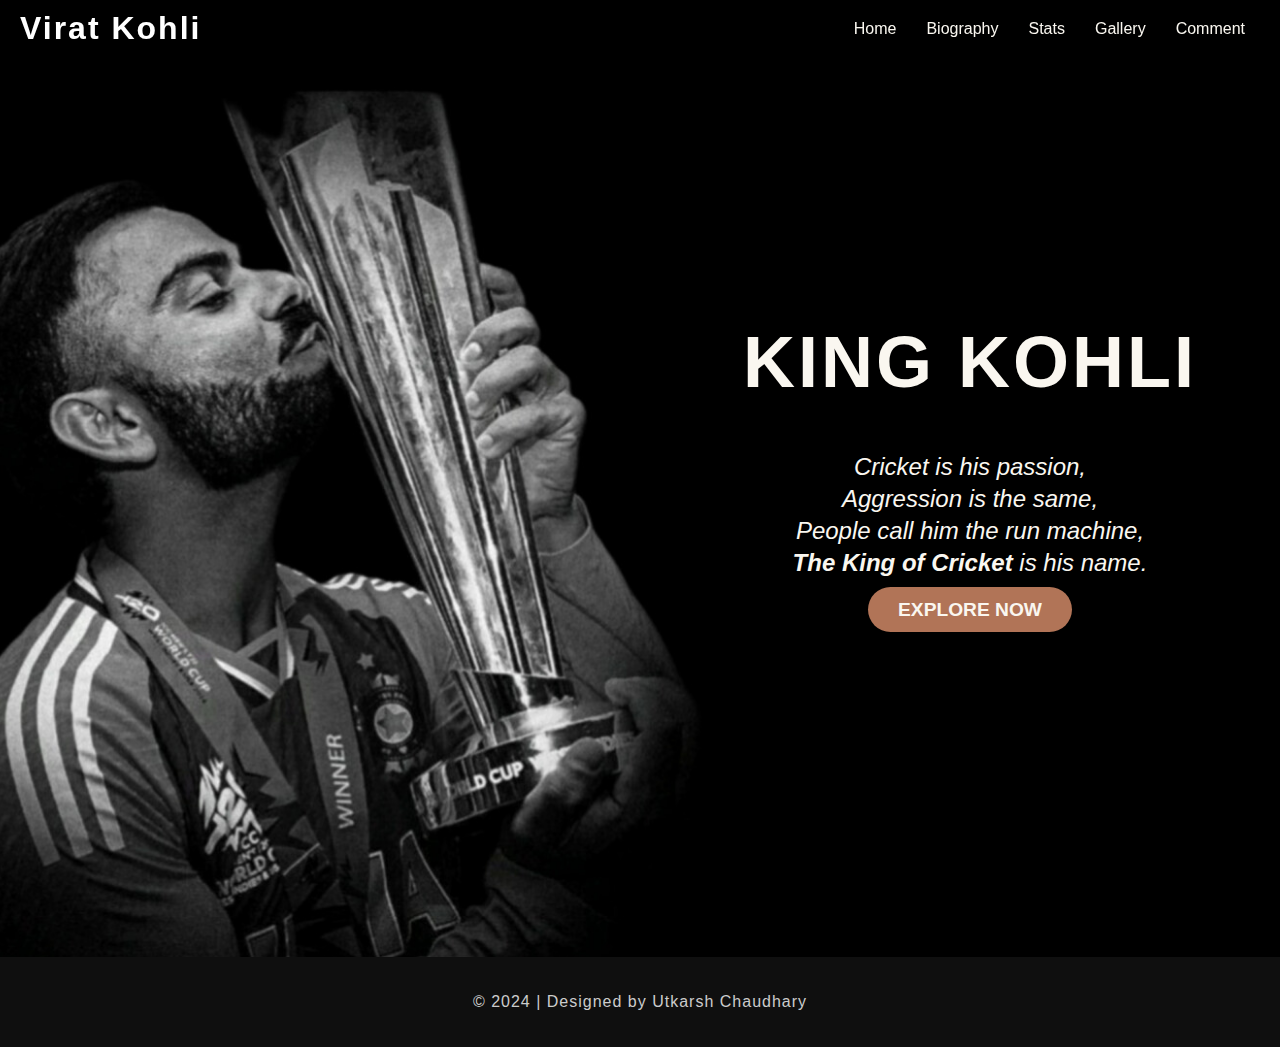
<file: index.html>
<!DOCTYPE html>
<html lang="en">
<head>
  <meta charset="UTF-8">
  <meta name="viewport" content="width=device-width, initial-scale=1.0">
  <title>Virat Kohli - The Run Machine</title>
  <link rel="stylesheet" href="css/Styles.css">
</head>
<body>
  <header class="navbar">
    <div class="logo">Virat Kohli</div>
    <nav>
      <ul>
        <li><a href="index.html">Home</a></li>
        <li><a href="Virat.html">Biography</a></li>
        <li><a href="stats.html">Stats</a></li>
        <li><a href="gallery.html">Gallery</a></li>
        <li><a href="comment.html">Comment</a></li>
      </ul>
    </nav>
  </header>

  <section id="home" class="hero-section">
    <div class="hero-overlay">
      <div class="hero-content">
        <h1>King Kohli</h1>
        <p class="hero-subtitle">
          Cricket is his passion,<br>
          Aggression is the same,<br>
          People call him the run machine,<br>
          <strong>The King of Cricket</strong> is his name.
        </p>
        <a class="explore-btn" href="Virat.html">Explore Now</a>
      </div>
    </div>
  </section>

  <footer>
    <p>&copy; 2024 | Designed by Utkarsh Chaudhary</p>
  </footer>
</body>
</html>
</file>
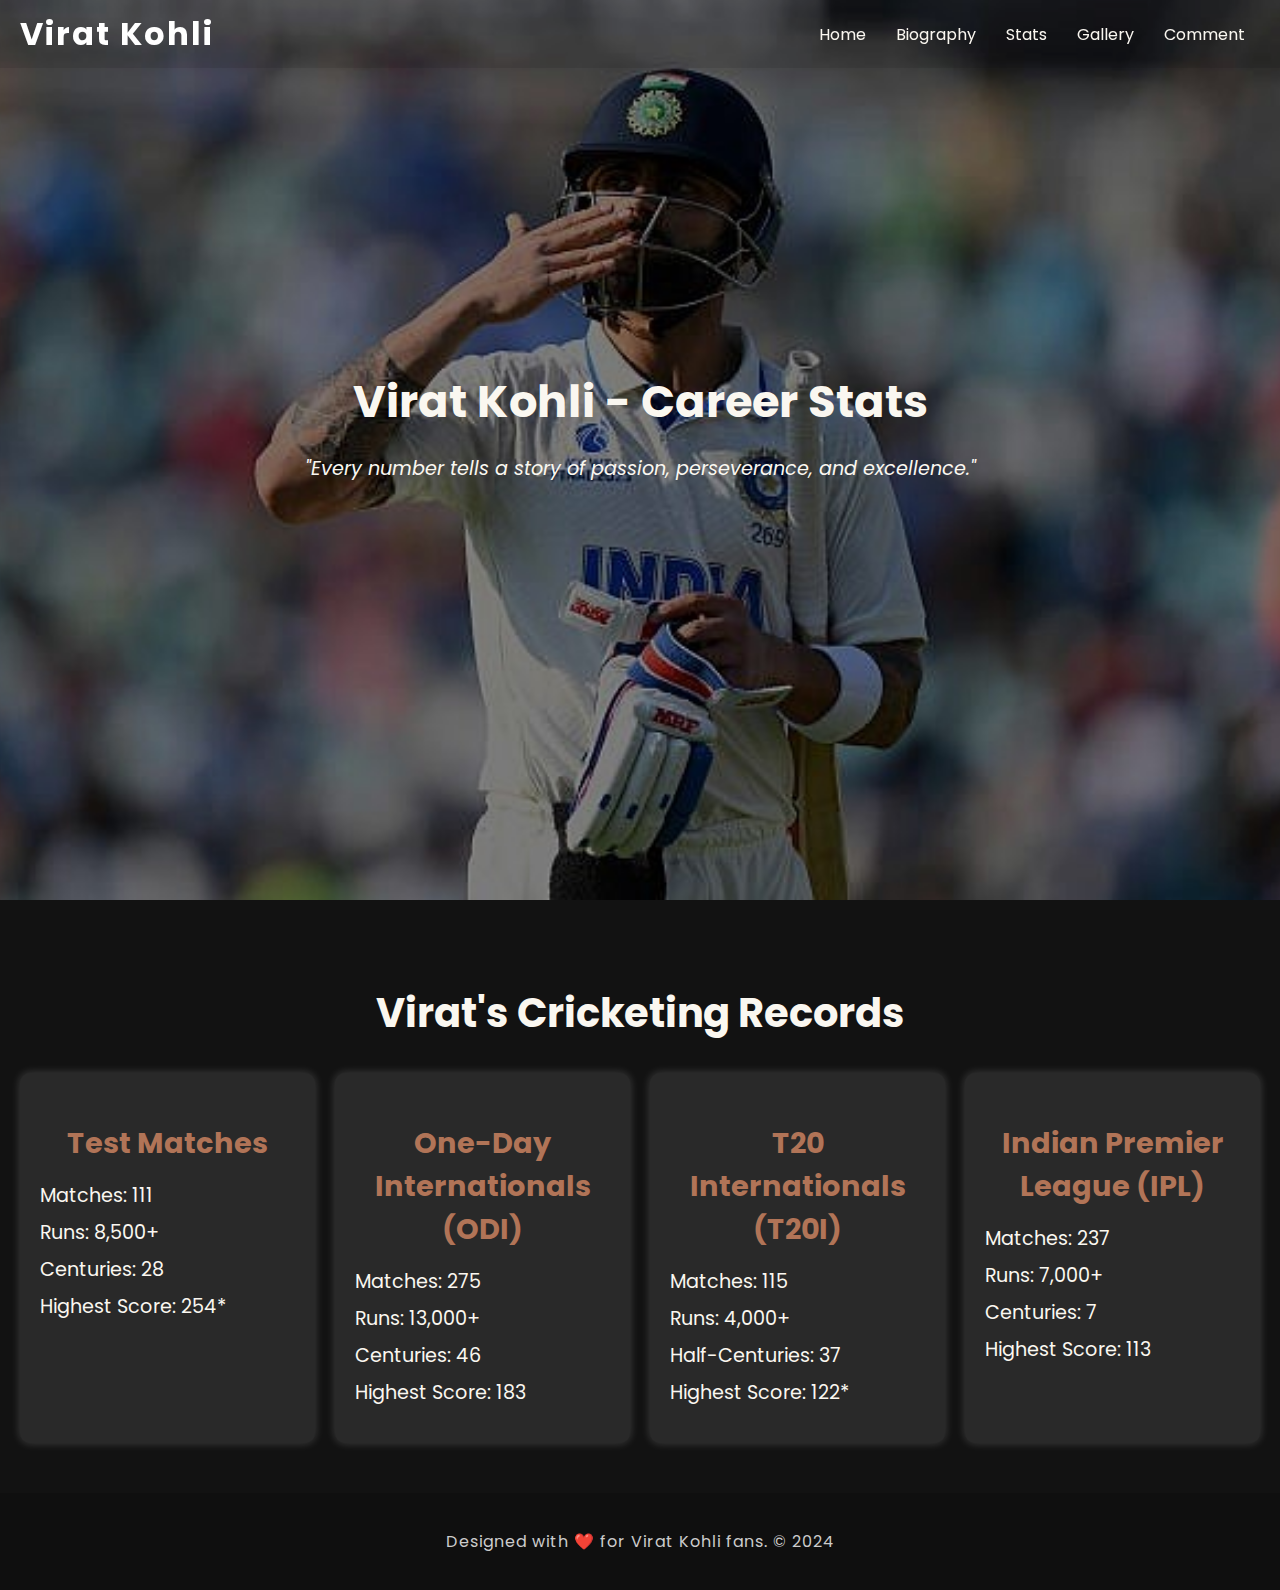
<file: stats.html>
<!DOCTYPE html>
<html lang="en">
<head>
  <meta charset="UTF-8">
  <meta name="viewport" content="width=device-width, initial-scale=1.0">
  <title>Virat Kohli - Stats</title>
  <link rel="stylesheet" href="css/stats.css">
  <link href="https://fonts.googleapis.com/css2?family=Poppins:wght@300;400;600;700&display=swap" rel="stylesheet">
</head>
<body>
  <header class="hero">
    <header class="navbar">
      <div class="logo">Virat Kohli</div>
      <nav>
        <ul>
          <li><a href="index.html">Home</a></li>
          <li><a href="Virat.html">Biography</a></li>
          <li><a href="stats.html">Stats</a></li>
          <li><a href="gallery.html">Gallery</a></li>
          <li><a href="comment.html">Comment</a></li>
        </ul>
      </nav>
    </header>
    <div class="hero-content">
      <h1>Virat Kohli - Career Stats</h1>
      <p>"Every number tells a story of passion, perseverance, and excellence."</p>
    </div>
  </header>

  <section class="stats-section">
    <h2>Virat's Cricketing Records</h2>
    <div class="stats-grid">
      <!-- Test Stats -->
      <div class="stat-card">
        <h3>Test Matches</h3>
        <ul>
          <li>Matches: 111</li>
          <li>Runs: 8,500+</li>
          <li>Centuries: 28</li>
          <li>Highest Score: 254*</li>
        </ul>
      </div>

      <!-- ODI Stats -->
      <div class="stat-card">
        <h3>One-Day Internationals (ODI)</h3>
        <ul>
          <li>Matches: 275</li>
          <li>Runs: 13,000+</li>
          <li>Centuries: 46</li>
          <li>Highest Score: 183</li>
        </ul>
      </div>

      <!-- T20I Stats -->
      <div class="stat-card">
        <h3>T20 Internationals (T20I)</h3>
        <ul>
          <li>Matches: 115</li>
          <li>Runs: 4,000+</li>
          <li>Half-Centuries: 37</li>
          <li>Highest Score: 122*</li>
        </ul>
      </div>

      <!-- IPL Stats -->
      <div class="stat-card">
        <h3>Indian Premier League (IPL)</h3>
        <ul>
          <li>Matches: 237</li>
          <li>Runs: 7,000+</li>
          <li>Centuries: 7</li>
          <li>Highest Score: 113</li>
        </ul>
      </div>
    </div>
  </section>

  <footer>
    <p>Designed with ❤️ for Virat Kohli fans. &copy; 2024</p>
  </footer>
</body>
</html>
</file>
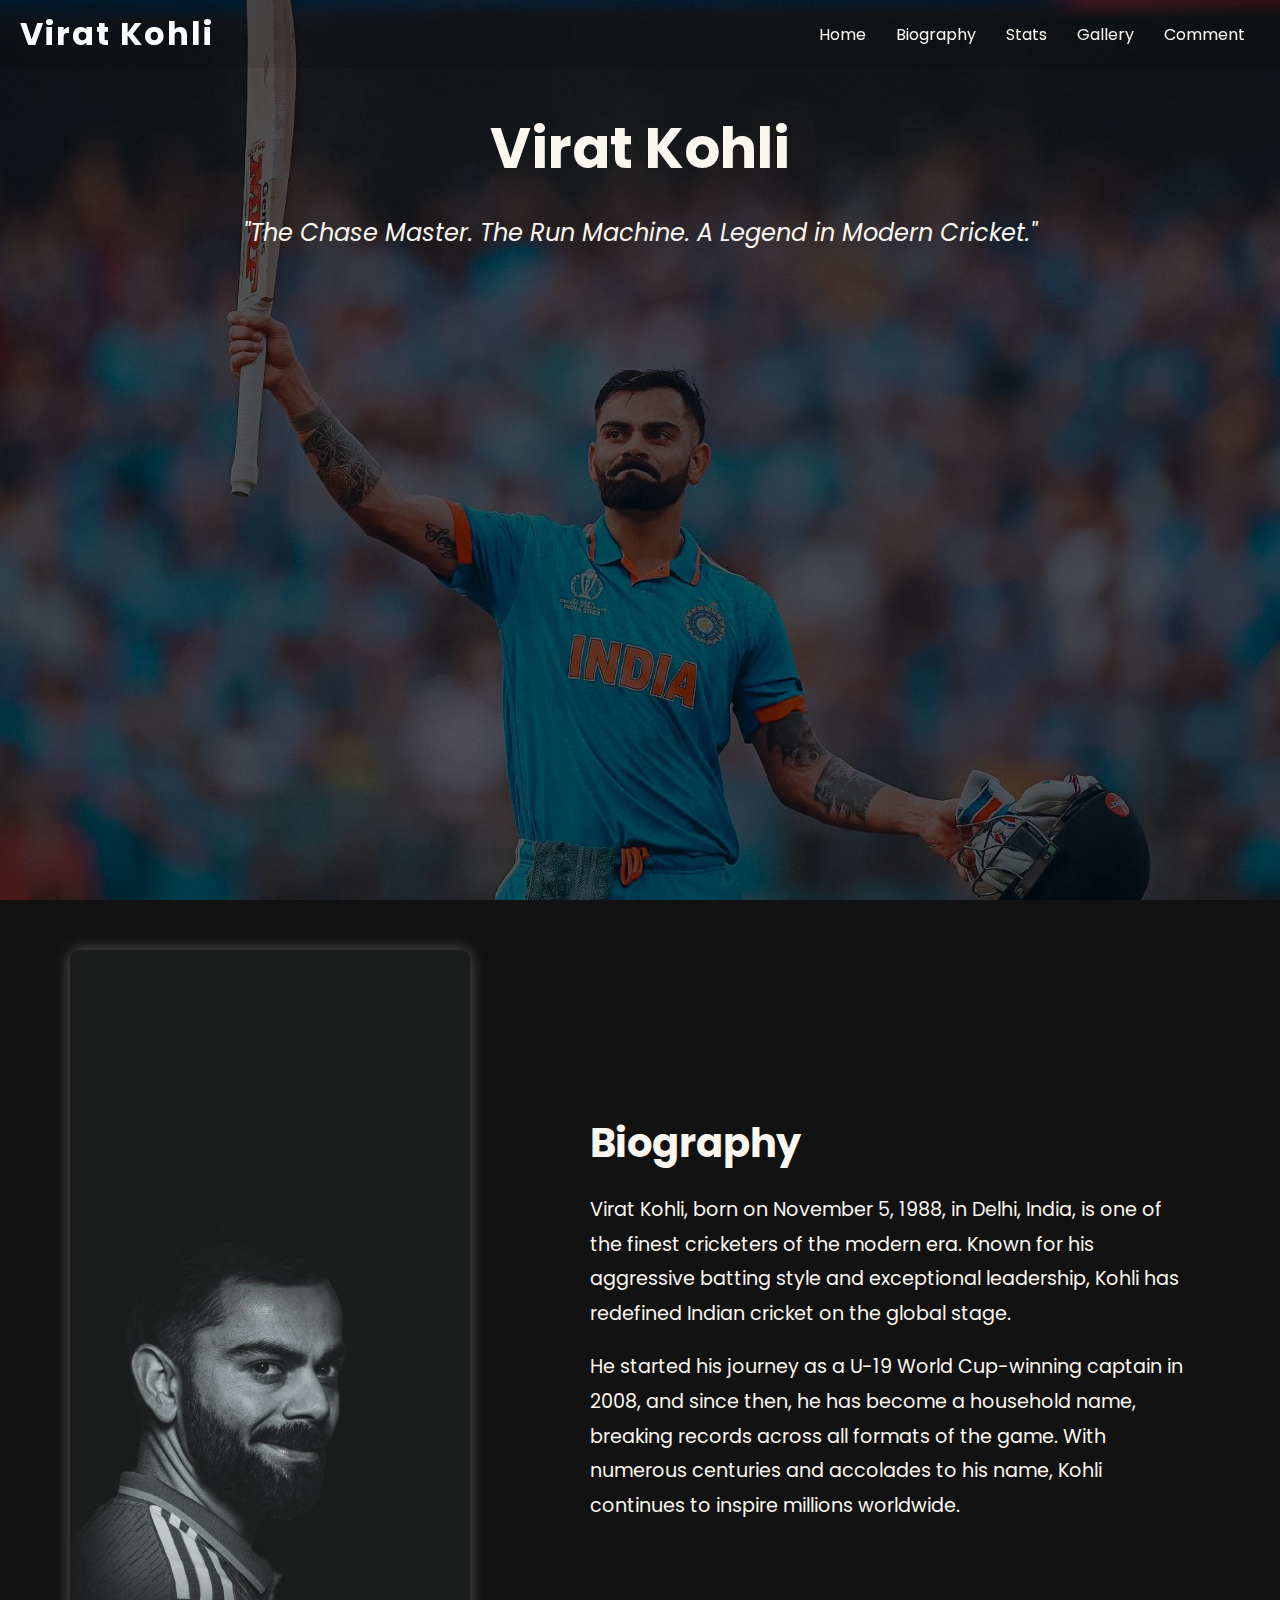
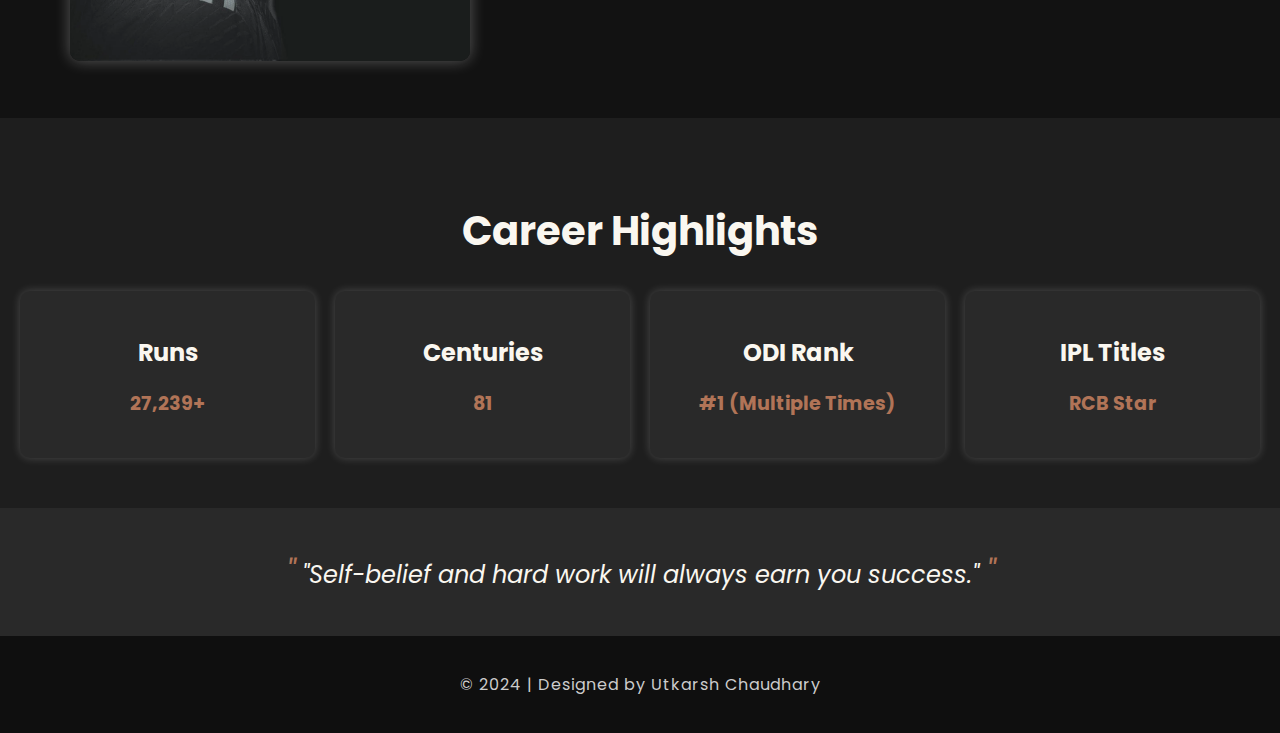
<file: Virat.html>
<!DOCTYPE html>
<html lang="en">

<head>
  <meta charset="UTF-8">
  <meta name="viewport" content="width=device-width, initial-scale=1.0">
  <title>Virat Kohli - Biography</title>
  <!-- <link rel="stylesheet" href="css/styles.css"> -->
  <link rel="stylesheet" href="css/virat.css">
  <link href="https://fonts.googleapis.com/css2?family=Poppins:wght@300;400;600;700&display=swap" rel="stylesheet">
</head>

<body>

  <header class="hero">
    <header class="navbar">
      <div class="logo">Virat Kohli</div>
      <nav>
        <ul>
          <li><a href="index.html">Home</a></li>
          <li><a href="Virat.html">Biography</a></li>
          <li><a href="stats.html">Stats</a></li>
          <li><a href="gallery.html">Gallery</a></li>
          <li><a href="comment.html">Comment</a></li>
        </ul>
      </nav>
    </header>
    <div class="hero-overlay"></div>
    <div class="hero-content">
      <h1>Virat Kohli</h1>
      <p>"The Chase Master. The Run Machine. A Legend in Modern Cricket."</p>
    </div>
  </header>

  <section class="bio-section">
    <div class="bio-image">
      <img src="img/virat-kohli.webp" alt="Virat Kohli">
    </div>
    <div class="bio-content">
      <h2>Biography</h2>
      <p>
        Virat Kohli, born on November 5, 1988, in Delhi, India, is one of the finest cricketers of the modern era. Known
        for his aggressive batting style and exceptional leadership, Kohli has redefined Indian cricket on the global
        stage.
      </p>
      <p>
        He started his journey as a U-19 World Cup-winning captain in 2008, and since then, he has become a household
        name, breaking records across all formats of the game. With numerous centuries and accolades to his name, Kohli
        continues to inspire millions worldwide.
      </p>
    </div>
  </section>

  <section class="stats-section">
    <h2>Career Highlights</h2>
    <div class="stats-grid">
      <div class="stat-card">
        <h3>Runs</h3>
        <p>27,239+</p>
      </div>
      <div class="stat-card">
        <h3>Centuries</h3>
        <p>81</p>
      </div>
      <div class="stat-card">
        <h3>ODI Rank</h3>
        <p>#1 (Multiple Times)</p>
      </div>
      <div class="stat-card">
        <h3>IPL Titles</h3>
        <p>RCB Star</p>
      </div>
    </div>
  </section>

  <section class="quote-section">
    <blockquote>
      "Self-belief and hard work will always earn you success."
    </blockquote>
  </section>

  <footer>
    <p>&copy; 2024 | Designed by Utkarsh Chaudhary</p>
  </footer>
</body>

</html>
</file>
<file: css/Styles.css>
/* General Reset */
body {
  
  background: rgba(0, 0, 0, 0.7);
  margin: 0;
  padding: 0;
  font-family: 'Poppins', sans-serif;
  background: url('../img/Hero-image.jpg') no-repeat center center/cover; /* Set background to body */
  background-size: cover;
  color: #FAF7F0;
  overflow-x: hidden;
}

/* Navbar */
.navbar {
  display: flex;
  justify-content: space-between;
  align-items: center;
  padding: 10px 20px;
  background: rgba(0, 0, 0, 0.091);
  /* background:rgb(35, 35, 35); */
  position: sticky;
  top: 0;
  z-index: 1000;
}
.navbar .logo {
  font-size: 2rem;
  font-weight: 700;
  letter-spacing: 2px;
  color: #ffff;
}

.navbar ul {
  list-style: none;
  display: flex;
  margin: 0;
  padding: 0;
}

.navbar ul li {
  margin: 0 15px;
}

.navbar ul li a {
  text-decoration: none;
  color: #FAF7F0;
  font-size: 1rem;
  transition: color 0.3s ease;
}

.navbar ul li a:hover {
  color: #B17457;
  text-shadow: 0 0 10px #B17457;
}

/* Hero Section */
.hero-section {
  height: 100vh;
  display: flex;
  align-items: center;
  justify-content: center;
  position: relative;
  left: 330px; /* Shift the hero section 100px to the right */
  padding-right:0px;
}

.hero-overlay {
  position: absolute;
  top: 0;
  left: 0;
  width: 100%;
  height: 100%;
  display: flex;
  align-items: center;
  justify-content: center;
}

.hero-content {
  text-align: center;
  z-index: 2;
  max-width: 800px;
  color: #FAF7F0;
  padding-bottom: 120px;
}

.hero-content h1 {
  font-size: 4.5rem;
  font-weight: 900;
  letter-spacing: 3px;
  color: #FAF7F0;
  text-transform: uppercase;
}

.hero-content .hero-subtitle {
  font-size: 1.5rem;
  font-style: italic;
  margin: 20px 0;
  line-height: 2rem;
}

.explore-btn {
  background: #B17457;
  color: #FAF7F0;
  border: none;
  padding: 12px 30px;
  font-size: 1.2rem;
  font-weight: bold;
  text-transform: uppercase;
  border-radius: 30px;
  cursor: pointer;
  transition: background-color 0.3s, transform 0.2s;
  text-decoration:none;
}

.explore-btn:hover {
  background: #FAF7F0;
  color: #B17457;
  transform: scale(1.1);
}

/* Footer */
footer {
  text-align: center;
  padding: 20px;
  background: #0f0f0f;
  font-size: 1rem;
  color: #cccccc;
  letter-spacing: 1px;
}
</file>
<file: css/stats.css>
/* General Reset */
body {
  margin: 0;
  padding: 0;
  font-family: 'Poppins', sans-serif;
  background-color: #121212;
  color: #FAF7F0;
}

/* Navbar (Already Provided) */
.navbar {
  display: flex;
  justify-content: space-between;
  align-items: center;
  padding: 10px 20px;
  background: rgba(0, 0, 0, 0.091);
  position: sticky;
  top: 0;
  z-index: 1000;
}

.navbar .logo {
  font-size: 2rem;
  font-weight: 700;
  letter-spacing: 2px;
  color: #ffff;
}

.navbar ul {
  list-style: none;
  display: flex;
  margin: 0;
  padding: 0;
}

.navbar ul li {
  margin: 0 15px;
}

.navbar ul li a {
  text-decoration: none;
  color: #FAF7F0;
  font-size: 1rem;
  transition: color 0.3s ease;
}

.navbar ul li a:hover {
  color: #B17457;
  text-shadow: 0 0 10px #B17457;
}

/* Hero Section */
.hero {
  height: 100vh;
  background: url('../img/stats-bg.jpg') no-repeat center center/cover;
  position: relative;
  /* display: flex; */
  align-items: center;
  justify-content: center;
  text-align: center;
}

.hero-content {
  position: relative;
  z-index: 2;
  color: #FAF7F0;
  margin-top: 300px;
}

.hero-content h1 {
  font-size: 2.8rem;
  font-weight: 700;
  margin-bottom: 10px;
}

.hero-content p {
  font-size: 1.2rem;
  font-style: italic;
}

/* Stats Section */
.stats-section {
  padding: 50px 20px;
  text-align: center;
}

.stats-section h2 {
  font-size: 2.5rem;
  margin-bottom: 30px;
}

.stats-grid {
  display: grid;
  grid-template-columns: repeat(auto-fit, minmax(250px, 1fr));
  gap: 20px;
}

.stat-card {
  background: #292929;
  padding: 20px;
  border-radius: 10px;
  box-shadow: 0 0 10px rgba(255, 255, 255, 0.2);
  text-align: left;
}

.stat-card h3 {
  font-size: 1.8rem;
  margin-bottom: 15px;
  text-align: center;
  color: #B17457;
}

.stat-card ul {
  list-style: none;
  padding: 0;
}

.stat-card ul li {
  font-size: 1.2rem;
  margin-bottom: 8px;
}

/* Footer */
footer {
  text-align: center;
  padding: 20px;
  background: #0f0f0f;
  font-size: 1rem;
  color: #cccccc;
  letter-spacing: 1px;
}
</file>
<file: css/virat.css>
/* General Reset */
body {
    margin: 0;
    padding: 0;
    font-family: 'Poppins', sans-serif;
    background-color: #121212;
    color: #FAF7F0;
  }
  
/* Navbar */
.navbar {
    display: flex;
    justify-content: space-between;
    align-items: center;
    padding: 10px 20px;
    background: rgba(0, 0, 0, 0.091);
    /* background:rgb(35, 35, 35); */
    position: sticky;
    top: 0;
    z-index: 1000;
  }
  
  .navbar .logo {
    font-size: 2rem;
    font-weight: 700;
    letter-spacing: 2px;
    color: #ffff;
  }
  
  .navbar ul {
    list-style: none;
    display: flex;
    margin: 0;
    padding: 0;
  }
  
  .navbar ul li {
    margin: 0 15px;
  }
  
  .navbar ul li a {
    text-decoration: none;
    color: #FAF7F0;
    font-size: 1rem;
    transition: color 0.3s ease;
  }
  
  .navbar ul li a:hover {
    color: #B17457;
    text-shadow: 0 0 10px #B17457;
  }
  
  /* Hero Section */
  .hero {
    height: 100vh;
    background: url('../img/virat-bg.jpg') no-repeat center center/cover;
    position: relative;
    /* display: flex; */
    align-items: center;
    justify-content: center;
    text-align: center;
  }
  
  .hero-overlay {
    position: absolute;
    top: 0;
    left: 0;
    width: 100%;
    height: 100%;
    background: rgba(0, 0, 0, 0.6);
  }
  
  .hero-content {
    position: relative;
    z-index: 2;
    color: #FAF7F0;
  }
  
  .hero-content h1 {
    font-size: 3.5rem;
    font-weight: 700;
    margin-bottom: 10px;
  }
  
  .hero-content p {
    font-size: 1.5rem;
    font-style: italic;
  }
  
  /* Biography Section */
  .bio-section {
    display: flex;
    align-items: center;
    justify-content: space-around;
    padding: 50px 20px;
  }
  
  .bio-image img {
    max-width: 400px;
    border-radius: 10px;
    box-shadow: 0 0 15px rgba(255, 255, 255, 0.3);
  }
  
  .bio-content {
    max-width: 600px;
    padding: 20px;
  }
  
  .bio-content h2 {
    font-size: 2.5rem;
    margin-bottom: 20px;
  }
  
  .bio-content p {
    font-size: 1.2rem;
    line-height: 1.8;
    margin-bottom: 15px;
  }
  
  /* Stats Section */
  .stats-section {
    background: #1E1E1E;
    padding: 50px 20px;
    text-align: center;
  }
  
  .stats-section h2 {
    font-size: 2.5rem;
    margin-bottom: 30px;
  }
  
  .stats-grid {
    display: grid;
    grid-template-columns: repeat(auto-fit, minmax(200px, 1fr));
    gap: 20px;
  }
  
  .stat-card {
    background: #292929;
    padding: 20px;
    border-radius: 10px;
    box-shadow: 0 0 10px rgba(255, 255, 255, 0.2);
    text-align: center;
  }
  
  .stat-card h3 {
    font-size: 1.5rem;
    margin-bottom: 10px;
  }
  
  .stat-card p {
    font-size: 1.2rem;
    font-weight: bold;
    color: #B17457;
  }
  
  /* Quote Section */
  .quote-section {
    background: #292929;
    padding: 40px;
    text-align: center;
  }
  
  .quote-section blockquote {
    font-size: 1.5rem;
    font-style: italic;
    color: #FAF7F0;
    margin: 0;
    position: relative;
  }
  
  .quote-section blockquote::before,
  .quote-section blockquote::after {
    content: '"';
    font-size: 2rem;
    color: #B17457;
  }
  
  /* Footer */
  footer {
    text-align: center;
    padding: 20px;
    background: #0f0f0f;
    font-size: 1rem;
    color: #cccccc;
    letter-spacing: 1px;
  }
</file>
